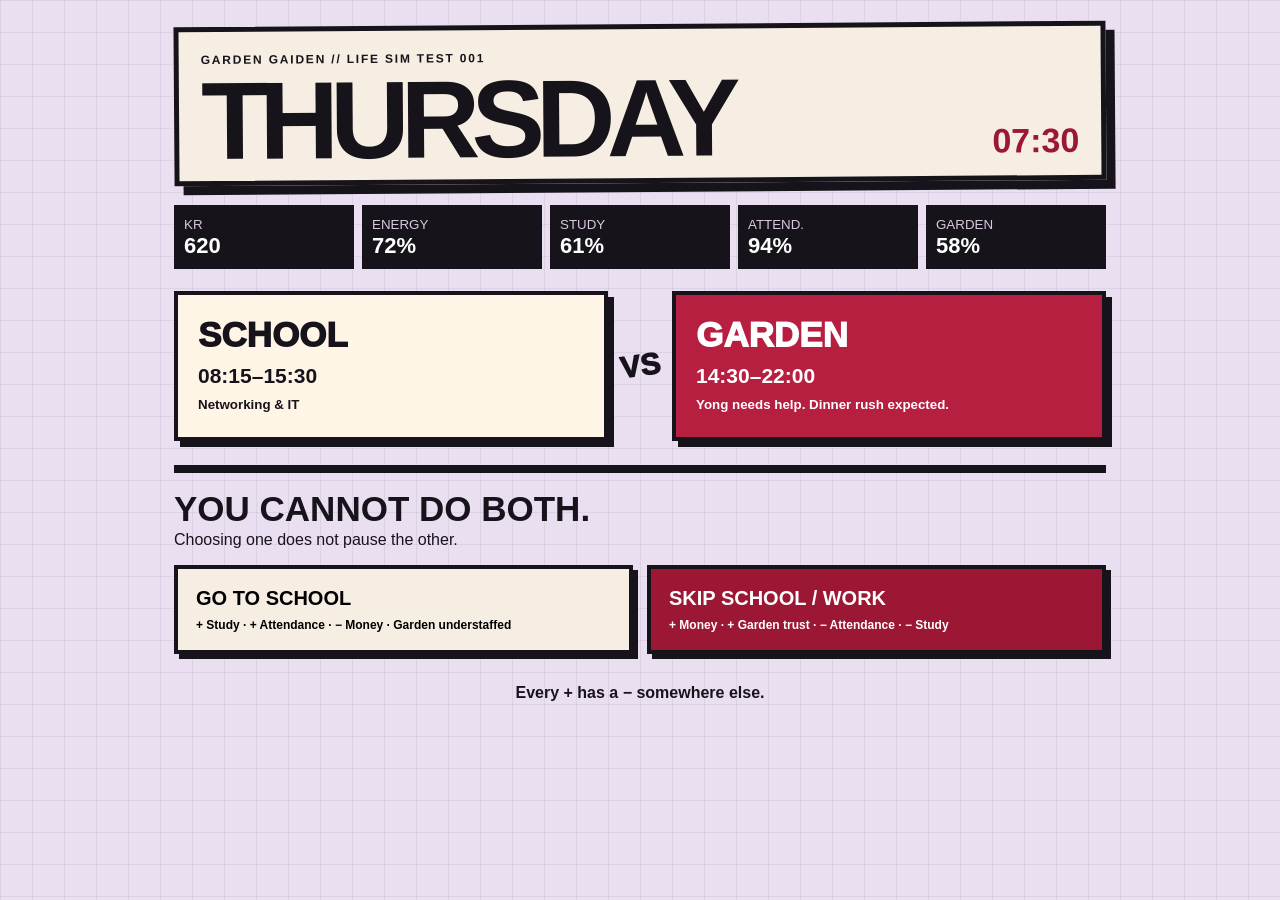
<file: life-sim/index.html>
<!doctype html><html><head><meta charset="utf-8"><meta name="viewport" content="width=device-width,initial-scale=1"><title>Garden Gaiden - Time Scarcity</title><link rel="stylesheet" href="style.css"></head><body><main id="app"><header><b>GARDEN GAIDEN // LIFE SIM TEST 001</b><h1>THURSDAY</h1><div id="clock">07:30</div></header><section class="stats" id="stats"></section><section class="day"><div class="event"><span>SCHOOL</span><strong>08:15–15:30</strong><small>Networking & IT</small></div><div class="conflict">VS</div><div class="event garden"><span>GARDEN</span><strong>14:30–22:00</strong><small>Yong needs help. Dinner rush expected.</small></div></section><section class="choice"><h2>YOU CANNOT DO BOTH.</h2><p>Choosing one does not pause the other.</p><div class="buttons"><button data-choice="school">GO TO SCHOOL<small>+ Study · + Attendance · − Money · Garden understaffed</small></button><button data-choice="work">SKIP SCHOOL / WORK<small>+ Money · + Garden trust · − Attendance · − Study</small></button></div></section><section id="result" hidden><div class="saving">● SAVING...</div><h2 id="resultTitle"></h2><p id="resultText"></p><div id="delta"></div><button id="next">NEXT DAY</button></section><footer>Every + has a − somewhere else.</footer></main><script src="main.js"></script></body></html>
</file>
<file: life-sim/style.css>
*{box-sizing:border-box}body{margin:0;background:#eadff1;color:#17131b;font-family:Arial,Helvetica,sans-serif;min-height:100vh;background-image:linear-gradient(rgba(73,40,82,.08) 1px,transparent 1px),linear-gradient(90deg,rgba(73,40,82,.08) 1px,transparent 1px);background-size:32px 32px}#app{max-width:980px;margin:auto;padding:24px}header{border:5px solid #17131b;background:#f6eee3;padding:18px 22px;box-shadow:9px 9px 0 #17131b;transform:rotate(-.4deg);position:relative}header b{font-size:12px;letter-spacing:.15em}h1{font-size:clamp(48px,10vw,110px);line-height:.75;margin:12px 0 0;letter-spacing:-.08em}#clock{position:absolute;right:22px;bottom:15px;font-size:34px;font-weight:900;color:#9c1734}.stats{display:grid;grid-template-columns:repeat(5,1fr);gap:8px;margin:22px 0}.stat{background:#17131b;color:white;padding:10px}.stat strong{display:block;font-size:22px}.stat small{color:#d9c9dd}.day{display:grid;grid-template-columns:1fr auto 1fr;align-items:stretch;gap:12px}.event{border:4px solid #17131b;background:#fff5e7;padding:20px;min-height:150px;box-shadow:6px 6px 0 #17131b}.event.garden{background:#b61f3f;color:white}.event span,.event strong,.event small{display:block}.event span{font-size:35px;font-weight:1000}.event strong{font-size:21px;margin:9px 0}.event small{font-weight:bold}.conflict{font-size:30px;font-weight:1000;align-self:center;transform:rotate(-8deg)}.choice{margin-top:24px;border-top:8px solid #17131b}.choice h2{font-size:35px;margin:16px 0 2px}.choice p{margin-top:0}.buttons{display:grid;grid-template-columns:1fr 1fr;gap:14px}button{border:4px solid #17131b;background:#f6eee3;padding:18px;font:900 20px Arial;cursor:pointer;box-shadow:5px 5px 0 #17131b;text-align:left}button:hover{transform:translate(2px,2px);box-shadow:3px 3px 0 #17131b}button small{display:block;font-size:12px;margin-top:8px;font-weight:700}button[data-choice=work]{background:#9c1734;color:white}#result{margin-top:24px;border:5px solid #17131b;background:#f6eee3;padding:24px;box-shadow:9px 9px 0 #17131b}#result h2{font-size:40px;margin:12px 0}.saving{font-weight:1000;color:#9c1734;letter-spacing:.12em}#delta{display:flex;flex-wrap:wrap;gap:8px;margin:20px 0}.delta{padding:8px 12px;background:#17131b;color:white;font-weight:900}.delta.plus{background:#315a45}.delta.minus{background:#9c1734}#next{width:auto}footer{text-align:center;font-weight:900;margin:30px 0 10px}@media(max-width:650px){#app{padding:14px}.stats{grid-template-columns:repeat(2,1fr)}.day,.buttons{grid-template-columns:1fr}.conflict{text-align:center}.event{min-height:0}#clock{font-size:22px}h1{font-size:60px}}
</file>
